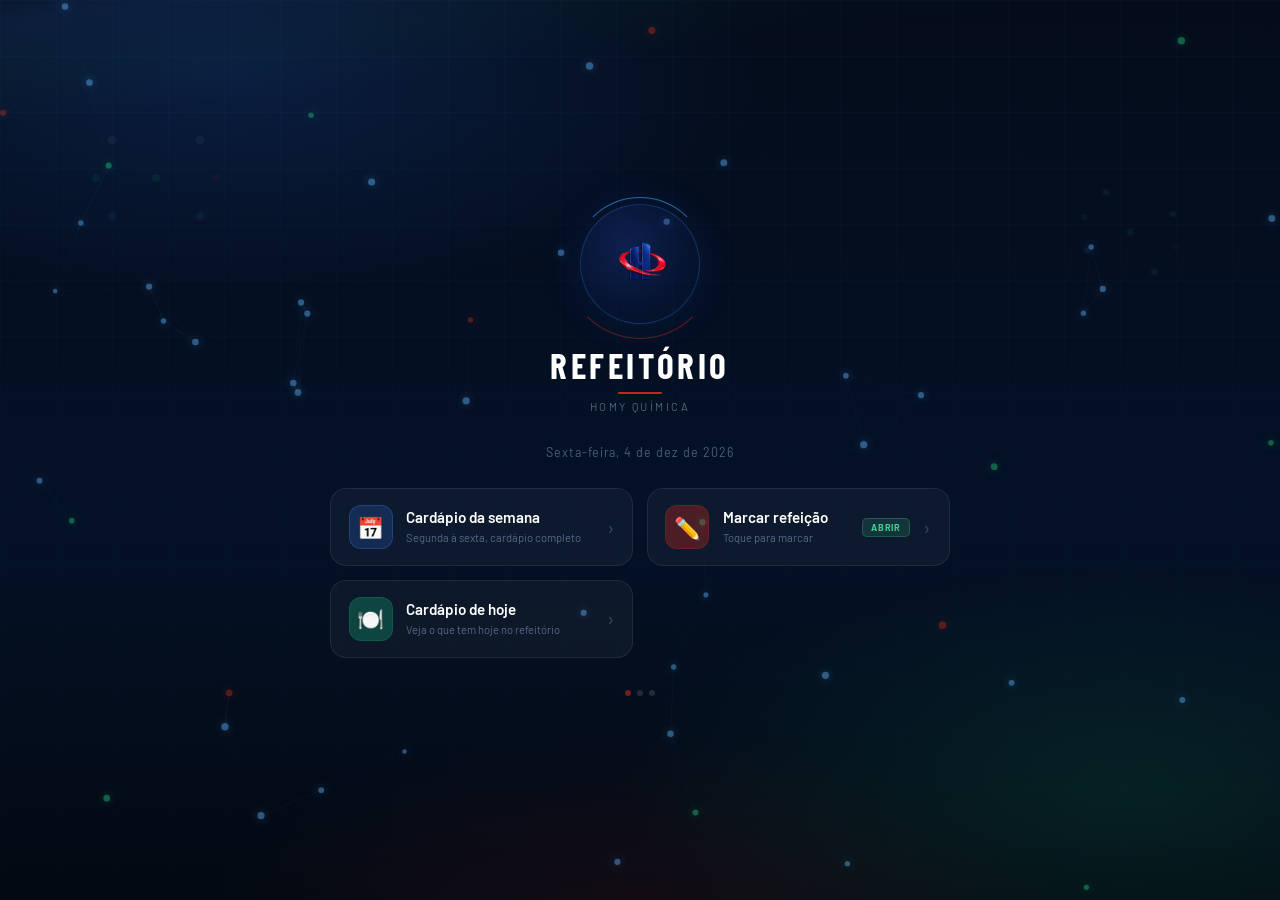
<file: index.html>
<!DOCTYPE html>
<html lang="pt-BR">
<head>
<meta charset="UTF-8">
<meta name="viewport" content="width=device-width, initial-scale=1.0, user-scalable=no">
<meta name="mobile-web-app-capable" content="yes">
<meta name="apple-mobile-web-app-capable" content="yes">
<meta name="theme-color" content="#040c1a">
<link rel="icon" type="image/png" href="favicon.png">
<link rel="shortcut icon" href="favicon.ico">
<link rel="apple-touch-icon" href="favicon.png">
<title>Refeitório · Homy Química</title>
<link href="https://fonts.googleapis.com/css2?family=Barlow:wght@300;400;500;600;700&family=Barlow+Condensed:wght@500;600;700&display=swap" rel="stylesheet">
<style>
*{margin:0;padding:0;box-sizing:border-box}
html,body{width:100%;min-height:100%;font-family:"Barlow",sans-serif;background:#040c1a;color:#e8f0ff;overflow-x:hidden}

body::before{
  content:"";position:fixed;inset:0;z-index:0;pointer-events:none;
  background:
    radial-gradient(ellipse 70% 42% at 18% 8%,rgba(35,98,210,.20),transparent 60%),
    radial-gradient(ellipse 62% 40% at 88% 88%,rgba(24,190,125,.12),transparent 64%),
    radial-gradient(ellipse 50% 34% at 50% 105%,rgba(192,40,28,.10),transparent 70%),
    linear-gradient(180deg,#040c1a 0%,#041126 58%,#030912 100%);
}
body::after{
  content:"";position:fixed;inset:0;z-index:0;pointer-events:none;
  background-image:
    linear-gradient(rgba(72,138,255,.045) 1px,transparent 1px),
    linear-gradient(90deg,rgba(72,138,255,.045) 1px,transparent 1px);
  background-size:56px 56px;
  mask-image:linear-gradient(to bottom,rgba(0,0,0,.85),rgba(0,0,0,.25));
  -webkit-mask-image:linear-gradient(to bottom,rgba(0,0,0,.85),rgba(0,0,0,.25));
}

/* BG animado */
.tech-bg{position:fixed;inset:0;z-index:0;pointer-events:none;overflow:hidden}
#techCanvas{position:absolute;inset:0;width:100%;height:100%;opacity:.7}
.scan-line{position:absolute;left:-20%;right:-20%;top:-12%;height:160px;background:linear-gradient(180deg,transparent,rgba(80,170,255,.055),rgba(34,200,121,.03),transparent);transform:rotate(-7deg);animation:scanMove 11s ease-in-out infinite;}
@keyframes scanMove{0%{top:-20%;opacity:0}16%{opacity:1}70%{opacity:.75}100%{top:108%;opacity:0}}
.chem-symbol{position:absolute;width:150px;height:132px;opacity:.10;filter:drop-shadow(0 0 22px rgba(80,170,255,.2));animation:chemFloat 12s ease-in-out infinite alternate;}
.chem-symbol.s1{left:6%;top:12%;animation-duration:15s}
.chem-symbol.s2{right:6%;top:18%;animation-duration:18s;transform:scale(.8) rotate(18deg)}
.chem-symbol::before{content:"";position:absolute;inset:18px;border:1px solid rgba(122,190,255,.45);clip-path:polygon(25% 6%,75% 6%,100% 50%,75% 94%,25% 94%,0 50%);}
.chem-symbol::after{content:"";position:absolute;left:50%;top:50%;width:8px;height:8px;border-radius:50%;background:rgba(34,200,121,.7);box-shadow:-44px -38px 0 rgba(97,184,255,.7),44px -38px 0 rgba(97,184,255,.65),60px 0 0 rgba(192,40,28,.62),44px 38px 0 rgba(97,184,255,.68),-44px 38px 0 rgba(97,184,255,.68),-60px 0 0 rgba(34,200,121,.6);}
@keyframes chemFloat{0%{translate:0 0;opacity:.07}50%{translate:12px -16px;opacity:.14}100%{translate:-8px 10px;opacity:.09}}

/* LAYOUT */
.app{position:relative;z-index:1;min-height:100vh;display:flex;flex-direction:column;align-items:center;justify-content:center;padding:1.5rem}

/* LOGO */
.logo-wrap{display:flex;flex-direction:column;align-items:center;margin-bottom:2rem}
.logo-ring{
  width:120px;height:120px;border-radius:50%;
  background:radial-gradient(circle at 40% 35%,rgba(40,80,200,.28) 0%,rgba(20,50,140,.18) 55%,transparent 100%);
  border:1.5px solid rgba(60,140,255,.25);
  display:flex;align-items:center;justify-content:center;
  position:relative;
  box-shadow:0 0 40px rgba(40,100,255,.12);
  animation:logoFloat 3.6s ease-in-out infinite;
}
.logo-ring::before{content:"";position:absolute;inset:-8px;border-radius:50%;border:1.5px solid transparent;border-top-color:rgba(60,160,255,.6);animation:spin 4s linear infinite}
.logo-ring::after{content:"";position:absolute;inset:-16px;border-radius:50%;border:1px solid transparent;border-bottom-color:rgba(192,40,28,.5);animation:spin 7s linear infinite reverse}
.logo-ring img{width:90px;height:90px;object-fit:contain;image-rendering:auto}
@keyframes logoFloat{0%,100%{transform:translateY(0)}50%{transform:translateY(-12px)}}
@keyframes spin{to{transform:rotate(360deg)}}

.logo-title{font-family:"Barlow Condensed",sans-serif;font-size:2.2rem;font-weight:700;letter-spacing:.1em;text-transform:uppercase;color:#fff;margin-top:1.2rem;text-align:center}
.logo-line{width:44px;height:2px;background:#c0281c;border-radius:1px;margin:.4rem auto}
.logo-sub{font-size:.7rem;letter-spacing:.22em;text-transform:uppercase;color:rgba(143,170,210,.55);text-align:center}

/* DATA */
.data-hoje{font-size:.78rem;color:rgba(143,170,210,.5);letter-spacing:.08em;text-align:center;margin-bottom:1.8rem}

/* CARDS */
.menu-grid{display:grid;grid-template-columns:repeat(2,1fr);gap:.85rem;width:100%;max-width:520px}
@media(max-width:380px){.menu-grid{grid-template-columns:1fr}}
@media(min-width:700px){.menu-grid{grid-template-columns:repeat(2,1fr);max-width:620px}}

.menu-card{
  display:flex;align-items:center;gap:.85rem;
  padding:1rem 1.1rem;
  border-radius:16px;
  border:1px solid rgba(255,255,255,.08);
  background:rgba(255,255,255,.04);
  text-decoration:none;color:#e8f0ff;
  transition:all .18s;
  cursor:pointer;
  position:relative;overflow:hidden;
}
.menu-card:hover{background:rgba(26,58,110,.3);border-color:rgba(60,140,255,.3);transform:translateY(-2px);box-shadow:0 8px 24px rgba(0,0,0,.3)}
.menu-card:active{transform:scale(.98)}
.menu-card.disabled{opacity:.5;pointer-events:none}
.menu-card.locked{border-color:rgba(192,40,28,.3);background:rgba(192,40,28,.06)}

.card-icon{width:44px;height:44px;border-radius:12px;display:flex;align-items:center;justify-content:center;font-size:1.35rem;flex-shrink:0}
.icon-blue{background:rgba(26,58,110,.6);border:1px solid rgba(60,140,255,.25)}
.icon-green{background:rgba(16,100,80,.6);border:1px solid rgba(16,150,100,.25)}
.icon-red{background:rgba(192,40,28,.35);border:1px solid rgba(192,40,28,.25)}
.icon-purple{background:rgba(80,20,140,.5);border:1px solid rgba(140,80,220,.25)}
.icon-gold{background:rgba(140,90,0,.5);border:1px solid rgba(200,150,0,.25)}

.card-info{flex:1;min-width:0}
.card-title{font-weight:600;font-size:.95rem;color:#fff;line-height:1.3}
.card-desc{font-size:.7rem;color:rgba(143,170,210,.55);margin-top:2px;line-height:1.4}

.card-badge{font-size:.58rem;font-weight:700;letter-spacing:.08em;text-transform:uppercase;padding:3px 8px;border-radius:5px;flex-shrink:0}
.badge-open{background:rgba(64,208,144,.15);color:#40d090;border:1px solid rgba(64,208,144,.25)}
.badge-closed{background:rgba(192,40,28,.15);color:rgba(255,120,100,.85);border:1px solid rgba(192,40,28,.25)}
.badge-loading{background:rgba(255,255,255,.06);color:rgba(143,170,210,.55);border:1px solid rgba(255,255,255,.08)}

.card-arrow{font-size:1.2rem;color:rgba(143,170,210,.35);flex-shrink:0}

/* FOOTER */
.app-footer{margin-top:2rem;display:flex;flex-direction:column;align-items:center;gap:.5rem}
.footer-dots{display:flex;gap:.4rem}
.dot{width:6px;height:6px;border-radius:50%;background:rgba(255,255,255,.12);transition:background .3s}
.dot.active{background:rgba(192,40,28,.6)}
</style>
</head>
<body>

<div class="tech-bg" aria-hidden="true">
  <canvas id="techCanvas"></canvas>
  <div class="scan-line"></div>
  <div class="chem-symbol s1"></div>
  <div class="chem-symbol s2"></div>
</div>

<div class="app">

  <div class="logo-wrap">
    <div class="logo-ring">
      <img src="favicon.png" alt="Homy Química">
    </div>
    <div class="logo-title">Refeitório</div>
    <div class="logo-line"></div>
    <div class="logo-sub">Homy Química</div>
  </div>

  <div class="data-hoje" id="dataHoje"></div>

  <nav class="menu-grid">

    <a class="menu-card" href="cardapio-semana.html">
      <div class="card-icon icon-blue">📅</div>
      <div class="card-info">
        <div class="card-title">Cardápio da semana</div>
        <div class="card-desc">Segunda à sexta, cardápio completo</div>
      </div>
      <span class="card-arrow">›</span>
    </a>

    <a class="menu-card" id="btn-marcar" href="marcar-refeicao.html">
      <div class="card-icon icon-red">✏️</div>
      <div class="card-info">
        <div class="card-title">Marcar refeição</div>
        <div class="card-desc" id="desc-marcar">Verificando disponibilidade...</div>
      </div>
      <span class="card-badge badge-loading" id="badge-marcar">...</span>
      <span class="card-arrow">›</span>
    </a>

    <a class="menu-card" href="cardapio-dia.html">
      <div class="card-icon icon-green">🍽️</div>
      <div class="card-info">
        <div class="card-title">Cardápio de hoje</div>
        <div class="card-desc">Veja o que tem hoje no refeitório</div>
      </div>
      <span class="card-arrow">›</span>
    </a>

  </nav>

  <div class="app-footer">
    <div class="footer-dots">
      <div class="dot active"></div>
      <div class="dot"></div>
      <div class="dot"></div>
    </div>
  </div>

</div>

<script>
// ── Data no topo ─────────────────────────────────────────────────────────────
(function(){
  const d    = new Date();
  const dias  = ["Domingo","Segunda-feira","Terça-feira","Quarta-feira","Quinta-feira","Sexta-feira","Sábado"];
  const meses = ["jan","fev","mar","abr","mai","jun","jul","ago","set","out","nov","dez"];
  const el    = document.getElementById("dataHoje");
  if (el) el.textContent = dias[d.getDay()] + ", " + d.getDate() + " de " + meses[d.getMonth()] + " de " + d.getFullYear();
})();
</script>

<script>
// ── Status da marcação (sem login — leitura pública via SP anônimo não existe)
// Usa sharepoint.js apenas para verificar config — sem popup
(function(){
  function loadScript(src, cb){
    var s = document.createElement("script");
    s.src = src; s.onload = cb; s.onerror = cb;
    document.head.appendChild(s);
  }

  function atualizarBotaoMarcar(liberado, prazoISO){
    var btn    = document.getElementById("btn-marcar");
    var badge  = document.getElementById("badge-marcar");
    var desc   = document.getElementById("desc-marcar");
    if (!btn || !badge) return;

    // Verifica prazo
    var prazoVencido = false;
    if (prazoISO) {
      var dt = new Date(prazoISO);
      if (!isNaN(dt) && new Date() > dt) prazoVencido = true;
    }

    var aberto = liberado && !prazoVencido;

    if (aberto) {
      badge.textContent = "ABERTO";
      badge.className   = "card-badge badge-open";
      btn.classList.remove("locked","disabled");
      if (desc) {
        if (prazoISO) {
          var dt2  = new Date(prazoISO);
          var dias = ["dom","seg","ter","qua","qui","sex","sáb"];
          var hora = String(dt2.getHours()).padStart(2,"0") + "h" + (dt2.getMinutes()>0?String(dt2.getMinutes()).padStart(2,"0"):"");
          desc.textContent = "Prazo: " + dias[dt2.getDay()] + " às " + hora;
        } else {
          desc.textContent = "Marcação liberada";
        }
      }
    } else {
      badge.textContent = prazoVencido ? "ENCERRADO" : "FECHADO";
      badge.className   = "card-badge badge-closed";
      btn.classList.add("locked","disabled");
      if (desc) desc.textContent = prazoVencido ? "Prazo encerrado" : "Marcação bloqueada";
    }
  }

  // Tenta carregar sharepoint.js para verificar status de marcação
  loadScript("https://alcdn.msauth.net/browser/2.38.3/js/msal-browser.min.js", function(){
    loadScript("sharepoint.js", async function(){
      try {
        if (!window.SP) return;
        // Só init silencioso — sem popup
        var logado = await SP.init();
        if (!logado) {
          // Sem sessão: mantém badge neutro mas não bloqueia
          var badge = document.getElementById("badge-marcar");
          var desc  = document.getElementById("desc-marcar");
          if (badge) { badge.textContent = "ABRIR"; badge.className = "card-badge badge-open"; }
          if (desc)  desc.textContent = "Toque para marcar";
          return;
        }
        var [liberado, prazo] = await Promise.all([
          SP.isCardapioLiberado().catch(function(){ return true; }),
          SP.getPrazoMarcacao().catch(function(){ return null; })
        ]);
        atualizarBotaoMarcar(liberado, prazo);
      } catch(e) {
        // Em caso de erro: mostra como aberto para não bloquear
        var badge = document.getElementById("badge-marcar");
        if (badge) { badge.textContent = "ABRIR"; badge.className = "card-badge badge-open"; }
        var desc = document.getElementById("desc-marcar");
        if (desc) desc.textContent = "Toque para marcar";
      }
    });
  });
})();
</script>

<script>
// ── Fundo animado ─────────────────────────────────────────────────────────────
(function(){
  var canvas = document.getElementById("techCanvas");
  if (!canvas) return;
  var ctx = canvas.getContext("2d");
  var w=0, h=0, dpr=1, particles=[];

  function resize(){
    dpr = Math.min(window.devicePixelRatio||1,2);
    w = window.innerWidth; h = window.innerHeight;
    canvas.width  = Math.floor(w*dpr); canvas.height = Math.floor(h*dpr);
    canvas.style.width = w+"px"; canvas.style.height = h+"px";
    ctx.setTransform(dpr,0,0,dpr,0,0);
    var n = Math.max(36, Math.min(64, Math.floor(w/24)));
    particles = Array.from({length:n}, function(_,i){
      var tipo = i%11===0?"red":i%5===0?"green":"blue";
      return {x:Math.random()*w, y:Math.random()*h, vx:(Math.random()-.5)*.3, vy:(Math.random()-.5)*.25, r:2+Math.random()*1.2, tipo:tipo, fase:Math.random()*Math.PI*2};
    });
  }

  function cor(p,a){
    if(p.tipo==="red")   return "rgba(192,40,28,"+a+")";
    if(p.tipo==="green") return "rgba(34,200,121,"+a+")";
    return "rgba(97,184,255,"+a+")";
  }

  function loop(t){
    ctx.clearRect(0,0,w,h);
    particles.forEach(function(p){
      p.x += p.vx + Math.sin(t/1800+p.fase)*.05;
      p.y += p.vy + Math.cos(t/2200+p.fase)*.04;
      if(p.x<-20)p.x=w+20; if(p.x>w+20)p.x=-20;
      if(p.y<-20)p.y=h+20; if(p.y>h+20)p.y=-20;
    });
    for(var i=0;i<particles.length;i++){
      for(var j=i+1;j<particles.length;j++){
        var a=particles[i],b=particles[j];
        var dx=a.x-b.x,dy=a.y-b.y,dist=Math.sqrt(dx*dx+dy*dy);
        if(dist<130){ctx.beginPath();ctx.moveTo(a.x,a.y);ctx.lineTo(b.x,b.y);ctx.strokeStyle="rgba(97,184,255,"+((1-dist/130)*.18)+")";ctx.lineWidth=.7;ctx.stroke();}
      }
    }
    particles.forEach(function(p){
      var pulse=.6+Math.sin(t/650+p.fase)*.3;
      ctx.beginPath();ctx.arc(p.x,p.y,p.r+pulse*.7,0,Math.PI*2);
      ctx.fillStyle=cor(p,.6);ctx.shadowColor=cor(p,.7);ctx.shadowBlur=10;ctx.fill();ctx.shadowBlur=0;
    });
    requestAnimationFrame(loop);
  }

  window.addEventListener("resize",resize);
  resize();
  requestAnimationFrame(loop);
})();
</script>

</body>
</html>
</file>
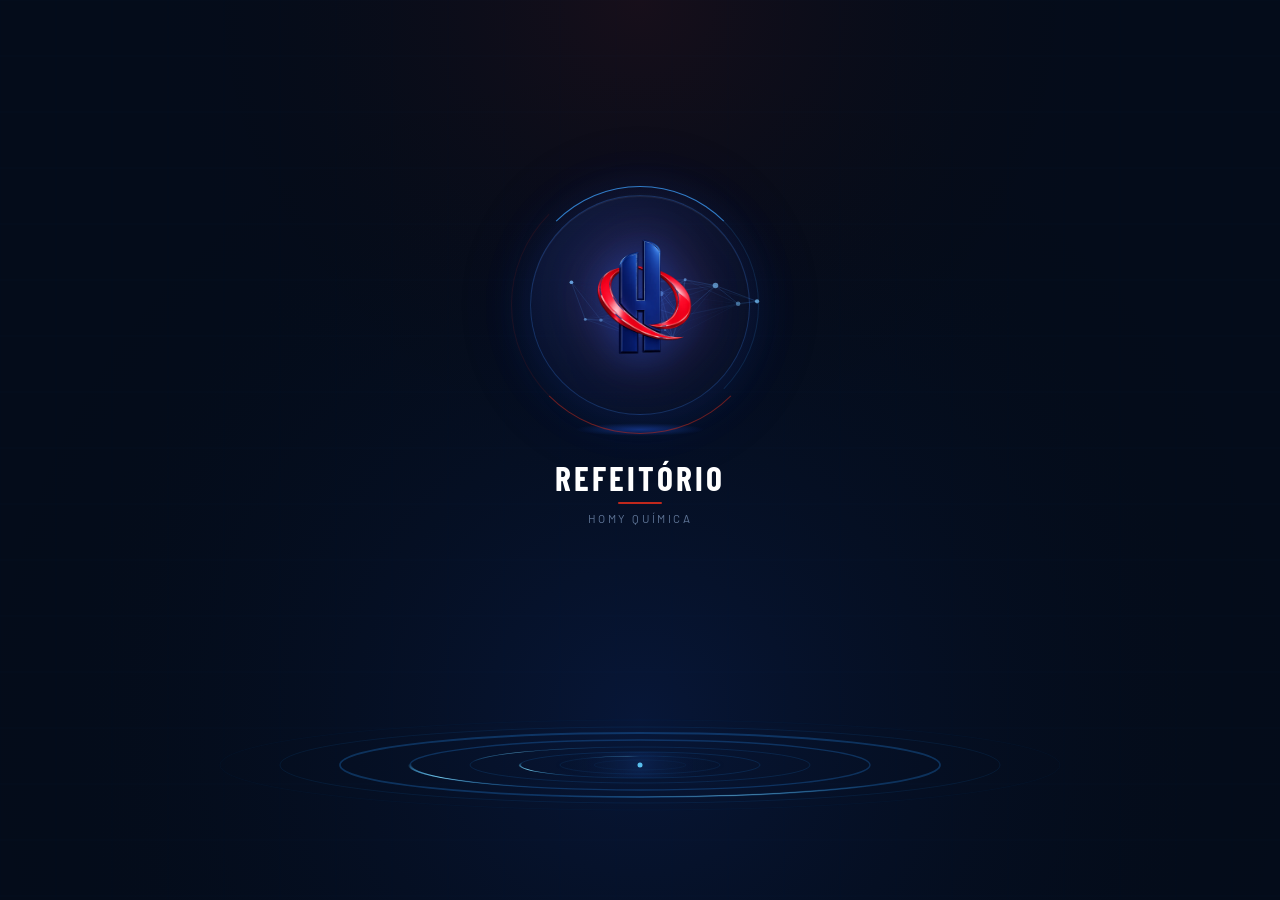
<file: Index.html>
<!DOCTYPE html>
<html lang="pt-BR">
<head>
<meta charset="UTF-8">
<meta name="viewport" content="width=device-width, initial-scale=1.0, user-scalable=no">
<meta name="mobile-web-app-capable" content="yes">
<meta name="apple-mobile-web-app-capable" content="yes">
<meta name="theme-color" content="#040c1a">
<title>Refeitório · Homy Química</title>
<link href="https://fonts.googleapis.com/css2?family=Barlow:wght@300;400;500;600&family=Barlow+Condensed:wght@600;700&display=swap" rel="stylesheet">
<style>
*{margin:0;padding:0;box-sizing:border-box}
html,body{width:100%;height:100%;background:#040c1a;overflow:hidden;font-family:"Barlow",sans-serif;color:#e8f0ff}

#splash{position:fixed;inset:0;z-index:100;display:flex;flex-direction:column;align-items:center;justify-content:center;background:#040c1a;transition:opacity 1s ease}
#splash.hide{opacity:0;pointer-events:none}

#bg-canvas,#ring-canvas,#particle-canvas{position:absolute;inset:0;width:100%;height:100%}
#bg-canvas{z-index:0}
#ring-canvas{z-index:1}
#particle-canvas{z-index:2;pointer-events:none}

/* tudo fica centralizado verticalmente com espaço para os anéis na base */
.splash-center{
  position:relative;z-index:3;
  display:flex;flex-direction:column;align-items:center;
  gap:0;
  /* sobe um pouco para dar espaço para os anéis no fundo */
  margin-bottom:20vh;
}

/* CÍRCULO COM LOGO */
.logo-circle{
  width:220px;height:220px;border-radius:50%;
  background:radial-gradient(circle at 40% 35%,rgba(40,80,200,0.3) 0%,rgba(20,50,140,0.18) 55%,transparent 100%);
  border:1.5px solid rgba(60,140,255,0.25);
  display:flex;align-items:center;justify-content:center;
  position:relative;
  box-shadow:0 0 50px rgba(40,100,255,0.16),0 0 100px rgba(20,60,200,0.07),inset 0 1px 0 rgba(255,255,255,0.06);
  /* começa invisível, aparece */
  opacity:0;
  animation:circle-in 1.2s cubic-bezier(.22,1,.36,1) 2.3s forwards;
}
/* IMPORTANTE: depois de aparecer, fica visível e começa a flutuar */
.logo-circle.visible{
  opacity:1;
  animation:logo-float 3.8s ease-in-out infinite !important;
}
@keyframes circle-in{
  0%  {opacity:0;transform:scale(0.5) translateY(20px)}
  65% {opacity:1;transform:scale(1.06) translateY(-6px)}
  100%{opacity:1;transform:scale(1) translateY(0)}
}
@keyframes logo-float{
  0%,100%{transform:translateY(0)}
  50%    {transform:translateY(-22px)}
}

.logo-circle::before{
  content:"";position:absolute;inset:-10px;border-radius:50%;
  border:1.5px solid transparent;
  border-top-color:rgba(60,160,255,0.75);
  border-right-color:rgba(60,160,255,0.15);
  animation:spin 4s linear infinite;
}
.logo-circle::after{
  content:"";position:absolute;inset:-20px;border-radius:50%;
  border:1px solid transparent;
  border-bottom-color:rgba(192,40,28,0.55);
  border-left-color:rgba(192,40,28,0.12);
  animation:spin 7s linear infinite reverse;
}
@keyframes spin{to{transform:rotate(360deg)}}

.logo-circle img{
  width:168px;height:168px;object-fit:contain;
  filter:drop-shadow(0 4px 22px rgba(26,80,220,0.6)) drop-shadow(0 0 40px rgba(192,40,28,0.3));
}

/* SOMBRA — flutua junto com o círculo */
.logo-shadow-el{
  width:130px;height:13px;border-radius:50%;
  background:radial-gradient(ellipse,rgba(40,100,255,0.38) 0%,transparent 70%);
  margin-top:8px;
  opacity:0;
  /* aparece junto com a logo */
  animation:shadow-in 0.6s ease-out 3.1s forwards;
}
.logo-shadow-el.visible{
  opacity:1;
  animation:shadow-float 3.8s ease-in-out infinite !important;
}
@keyframes shadow-in{to{opacity:1}}
@keyframes shadow-float{
  0%,100%{transform:scaleX(1);opacity:0.46}
  50%    {transform:scaleX(0.55);opacity:0.16}
}

/* TÍTULO — aparece logo abaixo e FICA até o fim */
.splash-title-block{
  display:flex;flex-direction:column;align-items:center;
  margin-top:1.6rem;
  opacity:0;
  animation:fade-up 0.9s ease-out 3.5s forwards;
}
/* IMPORTANTE: depois de aparecer, fica visível para sempre */
.splash-title-block.visible{opacity:1 !important;animation:none !important}

@keyframes fade-up{
  from{opacity:0;transform:translateY(10px)}
  to  {opacity:1;transform:translateY(0)}
}
.splash-title{
  font-family:"Barlow Condensed",sans-serif;
  font-size:2.1rem;font-weight:700;letter-spacing:0.09em;
  text-transform:uppercase;color:#fff;line-height:1;
}
.splash-line{width:44px;height:2px;background:#c0281c;border-radius:1px;margin:0.45rem auto}
.splash-sub{
  font-size:0.72rem;font-weight:400;letter-spacing:0.22em;
  text-transform:uppercase;color:rgba(143,170,210,0.65);
}

/* ===== MAIN APP ===== */
#app{position:fixed;inset:0;z-index:10;display:flex;flex-direction:column;align-items:center;justify-content:space-between;opacity:0;pointer-events:none;transition:opacity 0.9s ease 0.2s}
#app.show{opacity:1;pointer-events:all}
#app-bg-canvas{position:fixed;inset:0;z-index:0;width:100%;height:100%}

.app-header{width:100%;display:flex;flex-direction:column;align-items:center;padding:2rem 1.5rem 0.8rem;position:relative;z-index:1}
.app-logo-mini{width:60px;height:60px;border-radius:50%;background:rgba(255,255,255,0.04);border:1px solid rgba(255,255,255,0.1);display:flex;align-items:center;justify-content:center;margin-bottom:0.75rem;box-shadow:0 4px 20px rgba(0,0,0,0.4)}
.app-logo-mini img{width:44px;height:44px;object-fit:contain}
.app-title{font-family:"Barlow Condensed",sans-serif;font-size:1.65rem;font-weight:700;letter-spacing:0.07em;text-transform:uppercase;color:#fff;line-height:1}
.app-subtitle{font-size:0.7rem;font-weight:400;color:rgba(143,170,210,0.65);letter-spacing:0.2em;text-transform:uppercase;margin-top:0.2rem}
.app-divider{width:38px;height:2px;background:#c0281c;border-radius:1px;margin:0.75rem auto 0}

.menu-grid{width:100%;max-width:440px;padding:0 1.2rem;display:flex;flex-direction:column;gap:0.72rem;position:relative;z-index:1}
.menu-card{display:flex;align-items:center;gap:1rem;padding:0.95rem 1.1rem;background:rgba(255,255,255,0.05);border:1px solid rgba(255,255,255,0.09);border-radius:16px;cursor:pointer;text-decoration:none;color:inherit;transition:background .18s,border-color .18s,transform .12s;backdrop-filter:blur(12px);-webkit-backdrop-filter:blur(12px);box-shadow:0 4px 14px rgba(0,0,0,0.25),inset 0 1px 0 rgba(255,255,255,0.05);position:relative;overflow:hidden}
.menu-card::before{content:"";position:absolute;top:0;left:0;right:0;height:1px;background:linear-gradient(90deg,transparent,rgba(255,255,255,0.1),transparent)}
.menu-card:hover{background:rgba(255,255,255,0.08);border-color:rgba(255,255,255,0.16);transform:translateY(-2px) scale(1.01)}
.menu-card:active{transform:scale(0.98)}
.menu-card.disabled{opacity:0.35;pointer-events:none;filter:grayscale(0.6) brightness(0.65)}
.card-icon{width:44px;height:44px;border-radius:12px;display:flex;align-items:center;justify-content:center;flex-shrink:0;font-size:1.3rem}
.icon-blue{background:rgba(26,58,110,0.55);border:1px solid rgba(26,100,200,0.3)}
.icon-red{background:rgba(192,40,28,0.28);border:1px solid rgba(192,40,28,0.28)}
.icon-teal{background:rgba(16,110,90,0.35);border:1px solid rgba(16,160,120,0.3)}
.card-info{flex:1;min-width:0}
.card-title{font-size:0.93rem;font-weight:600;color:#fff;margin-bottom:0.14rem;white-space:nowrap;overflow:hidden;text-overflow:ellipsis}
.card-desc{font-size:0.74rem;font-weight:400;color:rgba(143,170,210,0.65);white-space:nowrap;overflow:hidden;text-overflow:ellipsis}
.card-badge{font-size:0.61rem;font-weight:600;letter-spacing:0.08em;text-transform:uppercase;padding:3px 7px;border-radius:5px;flex-shrink:0}
.badge-locked{background:rgba(192,40,28,0.14);color:#c07060;border:1px solid rgba(192,40,28,0.22)}
.badge-live{background:rgba(16,160,100,0.18);color:#40d090;border:1px solid rgba(16,160,100,0.28)}
.card-arrow{color:rgba(255,255,255,0.2);font-size:1rem;flex-shrink:0;margin-left:2px}

.app-footer{width:100%;display:flex;flex-direction:column;align-items:center;padding:0.8rem 1.5rem 1.8rem;position:relative;z-index:1;gap:0.4rem}
.footer-day{font-size:0.67rem;color:rgba(143,170,210,0.48);letter-spacing:0.12em;text-transform:uppercase}
.footer-dots{display:flex;gap:5px;align-items:center}
.dot{width:5px;height:5px;border-radius:50%;background:rgba(255,255,255,0.1)}
.dot.active{background:#c0281c;width:16px;border-radius:3px}
</style>
</head>
<body>

<div id="splash">
  <canvas id="bg-canvas"></canvas>
  <canvas id="ring-canvas"></canvas>
  <canvas id="particle-canvas"></canvas>
  <div class="splash-center">
    <div class="logo-circle" id="logoCircle">
      <img src="[data-uri]" alt="Homy">
    </div>
    <div class="logo-shadow-el" id="logoShadow"></div>
    <div class="splash-title-block" id="titleBlock">
      <div class="splash-title">Refeitório</div>
      <div class="splash-line"></div>
      <div class="splash-sub">Homy Química</div>
    </div>
  </div>
</div>

<div id="app">
  <canvas id="app-bg-canvas"></canvas>
  <div class="app-header">
    <div class="app-logo-mini">
      <img src="[data-uri]" alt="Homy">
    </div>
    <div class="app-title">Refeitório</div>
    <div class="app-subtitle">Homy Química</div>
    <div class="app-divider"></div>
  </div>
  <nav class="menu-grid">
    <a class="menu-card" href="pages/cardapio-dia.html">
      <div class="card-icon icon-blue">🍽️</div>
      <div class="card-info">
        <div class="card-title">Cardápio do dia</div>
        <div class="card-desc">Veja o que tem hoje no almoço</div>
      </div>
      <span class="card-badge badge-live">Hoje</span>
      <span class="card-arrow">›</span>
    </a>
    <a class="menu-card" href="pages/cardapio-semana.html">
      <div class="card-icon icon-teal">📅</div>
      <div class="card-info">
        <div class="card-title">Cardápio da semana</div>
        <div class="card-desc">Segunda à sexta, cardápio completo</div>
      </div>
      <span class="card-arrow">›</span>
    </a>
    <a class="menu-card disabled" href="pages/marcar-refeicao.html" id="btn-marcar">
      <div class="card-icon icon-red">✏️</div>
      <div class="card-info">
        <div class="card-title">Marcar refeição</div>
        <div class="card-desc">Pedidos liberados pela Luana</div>
      </div>
      <span class="card-badge badge-locked" id="badge-marcar">Indisponível</span>
      <span class="card-arrow">›</span>
    </a>
  </nav>
  <div class="app-footer">
    <div class="footer-day" id="footer-date"></div>
    <div class="footer-dots">
      <div class="dot active"></div><div class="dot"></div><div class="dot"></div>
    </div>
  </div>
</div>

<script>
(function(){
  const d=new Date();
  const dias=["Domingo","Segunda-feira","Terça-feira","Quarta-feira","Quinta-feira","Sexta-feira","Sábado"];
  const meses=["jan","fev","mar","abr","mai","jun","jul","ago","set","out","nov","dez"];
  document.getElementById("footer-date").textContent=dias[d.getDay()]+", "+d.getDate()+" de "+meses[d.getMonth()];
})();

const bgC=document.getElementById("bg-canvas"),bgX=bgC.getContext("2d");
const rC=document.getElementById("ring-canvas"),rX=rC.getContext("2d");
const pC=document.getElementById("particle-canvas"),pX=pC.getContext("2d");

function resize(){
  bgC.width=rC.width=pC.width=window.innerWidth;
  bgC.height=rC.height=pC.height=window.innerHeight;
  drawBg();
}
function drawBg(){
  const W=bgC.width,H=bgC.height;
  bgX.fillStyle="#040c1a";bgX.fillRect(0,0,W,H);
  bgX.strokeStyle="rgba(30,80,200,0.052)";bgX.lineWidth=0.5;
  for(let x=0;x<W;x+=56){bgX.beginPath();bgX.moveTo(x,0);bgX.lineTo(x,H);bgX.stroke();}
  for(let y=0;y<H;y+=56){bgX.beginPath();bgX.moveTo(0,y);bgX.lineTo(W,y);bgX.stroke();}
  const g=bgX.createRadialGradient(W/2,H*0.8,0,W/2,H*0.8,W*0.55);
  g.addColorStop(0,"rgba(20,60,160,0.22)");g.addColorStop(1,"transparent");
  bgX.fillStyle=g;bgX.fillRect(0,0,W,H);
  const gr=bgX.createRadialGradient(W/2,0,0,W/2,0,W*0.4);
  gr.addColorStop(0,"rgba(192,40,28,0.1)");gr.addColorStop(1,"transparent");
  bgX.fillStyle=gr;bgX.fillRect(0,0,W,H);
}
resize();window.addEventListener("resize",resize);

const RINGS=[
  {rx:300,ry:32,a:0.32,lw:1.8,spd:0.008,ph:0},
  {rx:230,ry:25,a:0.26,lw:1.3,spd:0.012,ph:1.0},
  {rx:170,ry:18,a:0.23,lw:1.0,spd:0.016,ph:2.0},
  {rx:120,ry:13,a:0.2, lw:0.8,spd:0.021,ph:0.4},
  {rx:80, ry:9, a:0.18,lw:0.6,spd:0.027,ph:1.7},
  {rx:46, ry:5, a:0.16,lw:0.45,spd:0.034,ph:2.9},
  {rx:360,ry:38,a:0.14,lw:0.7,spd:0.005,ph:0.6},
  {rx:420,ry:45,a:0.08,lw:0.45,spd:0.003,ph:1.3},
];
function drawRings(t){
  rX.clearRect(0,0,rC.width,rC.height);
  const cx=rC.width/2,cy=rC.height*0.85;
  RINGS.forEach((rd,i)=>{
    const pulse=0.5+0.5*Math.abs(Math.sin(t*rd.spd*55+rd.ph));
    rX.beginPath();rX.ellipse(cx,cy,rd.rx,rd.ry,0,0,Math.PI*2);
    rX.strokeStyle="rgba(40,150,255,"+(rd.a*pulse)+")";
    rX.lineWidth=rd.lw;rX.stroke();
    if(i<5){
      const as=t*rd.spd*55+rd.ph,al=Math.PI*0.38;
      rX.save();rX.translate(cx,cy);rX.scale(1,rd.ry/rd.rx);
      rX.beginPath();rX.arc(0,0,rd.rx,as,as+al);
      const g=rX.createLinearGradient(Math.cos(as)*rd.rx,Math.sin(as)*rd.rx,Math.cos(as+al)*rd.rx,Math.sin(as+al)*rd.rx);
      g.addColorStop(0,"rgba(80,200,255,0)");
      g.addColorStop(0.5,"rgba(140,230,255,"+(pulse*0.95)+")");
      g.addColorStop(1,"rgba(80,200,255,0)");
      rX.strokeStyle=g;rX.lineWidth=rd.lw*2.8;rX.stroke();rX.restore();
    }
  });
  const cg=rX.createRadialGradient(cx,cy,0,cx,cy,85);
  cg.addColorStop(0,"rgba(40,120,255,0.13)");cg.addColorStop(1,"transparent");
  rX.fillStyle=cg;rX.beginPath();rX.ellipse(cx,cy,85,13,0,0,Math.PI*2);rX.fill();
  rX.beginPath();rX.arc(cx,cy,2.5,0,Math.PI*2);rX.fillStyle="rgba(100,210,255,0.9)";rX.fill();
}

const nodes=[];
for(let i=0;i<30;i++){
  const a=Math.random()*Math.PI*2,r=15+Math.random()*115;
  nodes.push({x:Math.cos(a)*r,y:Math.sin(a)*r*0.55,vx:(Math.random()-.5)*.38,vy:(Math.random()-.5)*.28,r:1+Math.random()*1.8,alpha:0,target:0.5+Math.random()*0.5});
}

let t0=null,pDone=false,logoActivated=false,splashOut=false;
const SPLASH_DUR=9000; // 9s total

function frame(ts){
  if(!t0)t0=ts;
  const el=ts-t0;
  const prog=Math.min(el/2500,1);
  const fade=el>2000?Math.max(0,1-(el-2000)/500):1;

  drawRings(ts/1000);
  pX.clearRect(0,0,pC.width,pC.height);

  // fase partículas
  if(!pDone){
    const cx=pC.width/2,cy=pC.height*0.33;
    nodes.forEach((n,i)=>{
      n.alpha=Math.min(n.target,Math.max(0,prog*30-i))*fade;
      n.x+=n.vx;n.y+=n.vy;
    });
    pX.lineWidth=0.7;
    for(let i=0;i<nodes.length;i++)for(let j=i+1;j<nodes.length;j++){
      const dx=nodes[i].x-nodes[j].x,dy=nodes[i].y-nodes[j].y,d=Math.sqrt(dx*dx+dy*dy);
      if(d<92){
        const a=(1-d/92)*Math.min(nodes[i].alpha,nodes[j].alpha)*0.65;
        pX.strokeStyle="rgba(80,170,255,"+a+")";
        pX.beginPath();pX.moveTo(cx+nodes[i].x,cy+nodes[i].y);pX.lineTo(cx+nodes[j].x,cy+nodes[j].y);pX.stroke();
      }
    }
    nodes.forEach(n=>{
      if(n.alpha<=0)return;
      pX.beginPath();pX.arc(pC.width/2+n.x,pC.height*0.33+n.y,n.r,0,Math.PI*2);
      pX.fillStyle="rgba(130,210,255,"+n.alpha+")";pX.fill();
    });

    // quando partículas somem, ativa logo flutuando e título permanente
    if(fade<=0 && !logoActivated){
      logoActivated=true;
      const lc=document.getElementById("logoCircle");
      const ls=document.getElementById("logoShadow");
      const tb=document.getElementById("titleBlock");
      lc.classList.add("visible");
      ls.classList.add("visible");
      tb.classList.add("visible");
      pDone=true;
    }
  }

  // transição para o app
  if(!splashOut && el>SPLASH_DUR){
    splashOut=true;
    document.getElementById("splash").classList.add("hide");
    setTimeout(()=>{document.getElementById("app").classList.add("show");},300);
    const ac=document.getElementById("app-bg-canvas");
    ac.width=window.innerWidth;ac.height=window.innerHeight;
    const ax=ac.getContext("2d");
    ax.fillStyle="#040c1a";ax.fillRect(0,0,ac.width,ac.height);
    ax.strokeStyle="rgba(30,80,200,0.052)";ax.lineWidth=0.5;
    for(let x=0;x<ac.width;x+=56){ax.beginPath();ax.moveTo(x,0);ax.lineTo(x,ac.height);ax.stroke();}
    for(let y=0;y<ac.height;y+=56){ax.beginPath();ax.moveTo(0,y);ax.lineTo(ac.width,y);ax.stroke();}
    const g=ax.createRadialGradient(ac.width/2,ac.height*.5,0,ac.width/2,ac.height*.5,ac.width*.5);
    g.addColorStop(0,"rgba(20,50,140,0.16)");g.addColorStop(1,"transparent");
    ax.fillStyle=g;ax.fillRect(0,0,ac.width,ac.height);
  }

  requestAnimationFrame(frame);
}
requestAnimationFrame(frame);
</script>
</body>
</html>
</file>
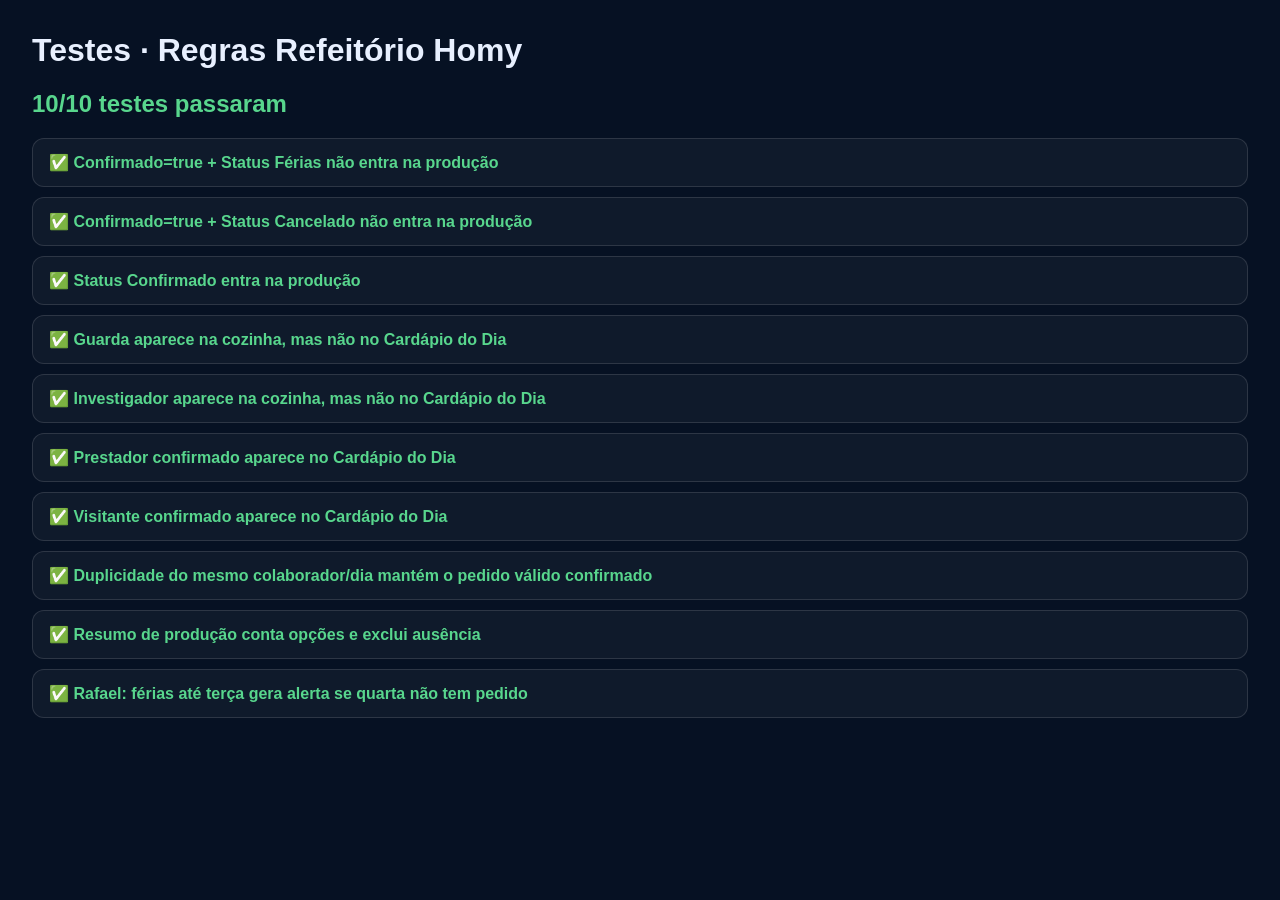
<file: tests/regras-refeitorio.html>
<!DOCTYPE html>
<html lang="pt-BR">
<head>
  <meta charset="UTF-8">
  <meta name="viewport" content="width=device-width, initial-scale=1.0">
  <title>Testes · Regras Refeitório Homy</title>
  <style>
    body { font-family: Arial, sans-serif; background:#061123; color:#e8f0ff; padding:24px; }
    h1 { margin-top:0; }
    .ok { color:#58d68d; }
    .fail { color:#ff7675; }
    .card { border:1px solid rgba(255,255,255,.12); border-radius:12px; padding:14px 16px; margin:10px 0; background:rgba(255,255,255,.04); }
    code { color:#9bd2ff; }
  </style>
</head>
<body>
  <h1>Testes · Regras Refeitório Homy</h1>
  <div id="resultado"></div>

  <script src="../refeitorio-regras.js?v=regras-operacionais-20260625-fase1"></script>
  <script>
    const R = window.HomyRefeitorioRegras;
    const out = document.getElementById("resultado");
    const testes = [];

    function teste(nome, fn) { testes.push({ nome, fn }); }
    function pedido(dados) {
      return Object.assign({
        id: Math.random().toString(36).slice(2),
        Semana_id: "2026-W26",
        Dia: "quarta",
        Opcao: "principal",
        Colaborador_id: "1",
        Colaborador_nome: "Colaborador Teste",
        Confirmado: true,
        Status: "Confirmado",
        Origem: "Refeitório",
        Data_Hora: "2026-06-24T12:00:00"
      }, dados || {});
    }

    teste("Confirmado=true + Status Férias não entra na produção", () => {
      return R.pedidoConfirmadoProducao(pedido({ Status: "Férias", Confirmado: true })) === false;
    });

    teste("Confirmado=true + Status Cancelado não entra na produção", () => {
      return R.pedidoConfirmadoProducao(pedido({ Status: "Cancelado", Confirmado: true })) === false;
    });

    teste("Status Confirmado entra na produção", () => {
      return R.pedidoConfirmadoProducao(pedido({ Status: "Confirmado", Confirmado: true })) === true;
    });

    teste("Guarda aparece na cozinha, mas não no Cardápio do Dia", () => {
      const p = pedido({ Colaborador_id: "extra-10", Colaborador_nome: "Guarda", Origem: "guarda", Status: "Confirmado" });
      return R.visivelCozinha(p) === true && R.visivelCardapioDia(p) === false;
    });

    teste("Investigador aparece na cozinha, mas não no Cardápio do Dia", () => {
      const p = pedido({ Colaborador_id: "extra-11", Colaborador_nome: "Investigador 2", Origem: "investigador", Status: "Confirmado" });
      return R.visivelCozinha(p) === true && R.visivelCardapioDia(p) === false;
    });

    teste("Prestador confirmado aparece no Cardápio do Dia", () => {
      const p = pedido({ Colaborador_id: "extra-12", Colaborador_nome: "Prestador ABC", Origem: "prestador", Status: "Confirmado" });
      return R.visivelCardapioDia(p) === true;
    });

    teste("Visitante confirmado aparece no Cardápio do Dia", () => {
      const p = pedido({ Colaborador_id: "extra-13", Colaborador_nome: "Visitante ABC", Origem: "visitante", Status: "Confirmado" });
      return R.visivelCardapioDia(p) === true;
    });

    teste("Duplicidade do mesmo colaborador/dia mantém o pedido válido confirmado", () => {
      const lista = [
        pedido({ id:"10", Colaborador_id:"99", Colaborador_nome:"Rafael", Status:"Férias", Confirmado:true, Data_Hora:"2026-06-23T12:00:00" }),
        pedido({ id:"11", Colaborador_id:"99", Colaborador_nome:"Rafael", Status:"Confirmado", Confirmado:true, Data_Hora:"2026-06-24T12:00:00" })
      ];
      const dedup = R.deduplicarPedidos(lista);
      return dedup.length === 1 && R.getPedidoId(dedup[0]) === "11" && R.pedidoConfirmadoProducao(dedup[0]);
    });

    teste("Resumo de produção conta opções e exclui ausência", () => {
      const lista = [
        pedido({ id:"1", Colaborador_id:"1", Opcao:"principal", Status:"Confirmado" }),
        pedido({ id:"2", Colaborador_id:"2", Opcao:"carne", Status:"Confirmado" }),
        pedido({ id:"3", Colaborador_id:"3", Opcao:"massa", Status:"Férias", Confirmado:true })
      ];
      const r = R.calcularResumoProducao(lista, { dia:"quarta" });
      return r.total === 2 && r.principal === 1 && r.carne === 1 && r.massa === 0 && r.excluidos.length === 1;
    });

    teste("Rafael: férias até terça gera alerta se quarta não tem pedido", () => {
      const colaboradores = [{ id:"99", Nome:"Rafael" }];
      const ausencias = [{ Colaborador_id:"99", Colaborador_nome:"Rafael", Data_Inicio:"2026-06-22", Data_Fim:"2026-06-23", Motivo:"ferias", Ativo:true }];
      const alertas = R.diagnosticarRetornosEsperados({ colaboradores, pedidos:[], ausencias, semanaId:"2026-W26", dia:"quarta" });
      return alertas.length === 1 && alertas[0].tipo === "retorno-sem-pedido";
    });

    let ok = 0;
    testes.forEach(t => {
      let passou = false;
      let erro = "";
      try { passou = !!t.fn(); }
      catch (e) { erro = e.message || String(e); }
      if (passou) ok++;
      const div = document.createElement("div");
      div.className = "card " + (passou ? "ok" : "fail");
      div.innerHTML = `${passou ? "✅" : "❌"} <strong>${t.nome}</strong>${erro ? `<br><code>${erro}</code>` : ""}`;
      out.appendChild(div);
    });

    const resumo = document.createElement("h2");
    resumo.textContent = `${ok}/${testes.length} testes passaram`;
    resumo.className = ok === testes.length ? "ok" : "fail";
    out.prepend(resumo);
  </script>
</body>
</html>
</file>
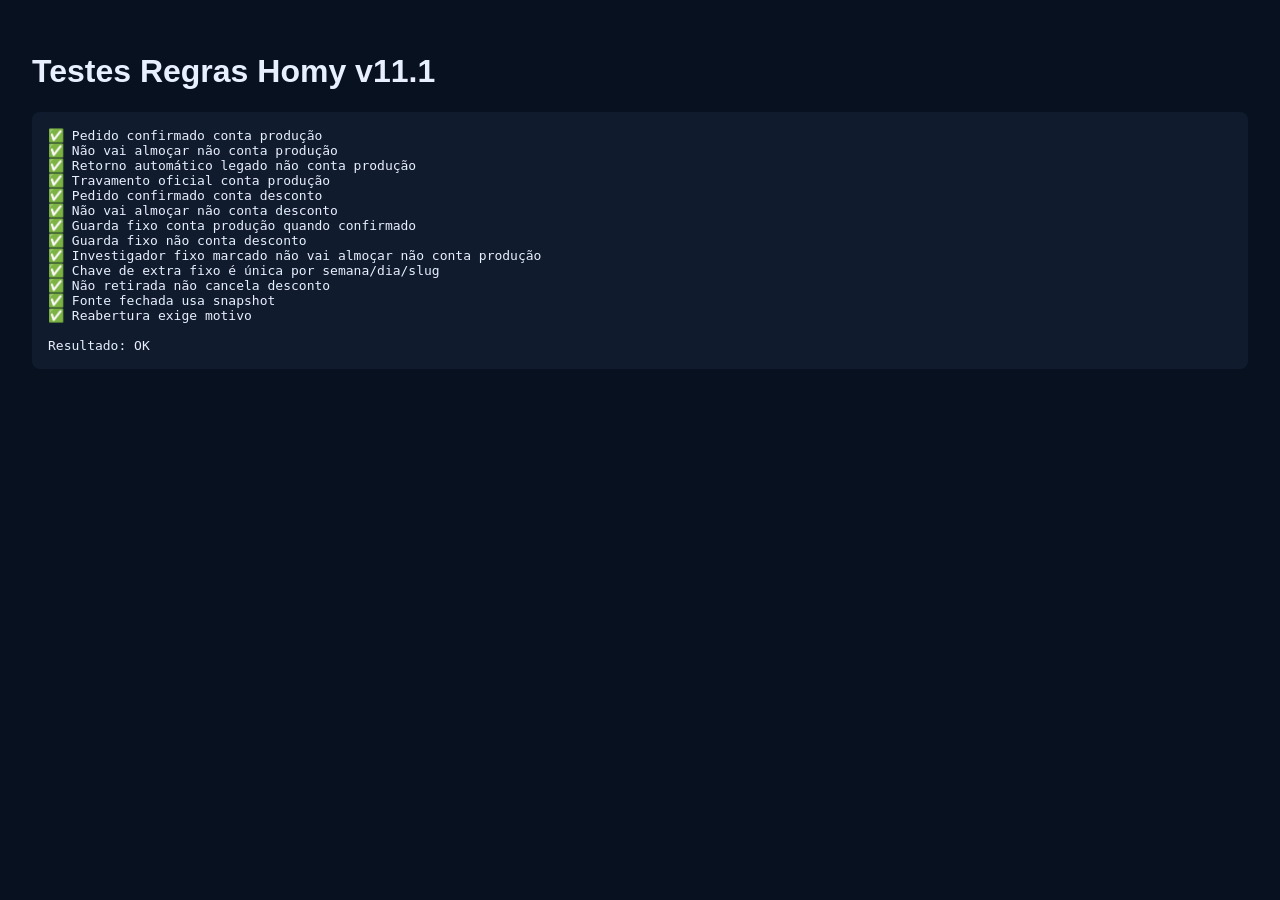
<file: tests/regras-v11.html>
<!doctype html>
<html lang="pt-BR">
<head><meta charset="utf-8"><title>Testes Regras Homy v11</title>
<style>body{font-family:Arial,sans-serif;background:#07111f;color:#e8f0ff;padding:24px}pre{background:#101b2d;padding:16px;border-radius:8px}.ok{color:#65d98b}.fail{color:#ff7777}</style></head>
<body>
<h1>Testes Regras Homy v11.1</h1>
<pre id="out">Rodando...</pre>
<script src="../refeitorio-regras.js?v=base-operacional-v11-1-20260702"></script>
<script>
(function(){
  const R = window.HomyRefeitorioRegras;
  const tests = [];
  const assert = (nome, cond) => tests.push({nome, ok: !!cond});

  assert("Pedido confirmado conta produção", R.pedidoConfirmadoProducao({Status:"Confirmado", Confirmado:true, Origem:"Refeitório"}) === true);
  assert("Não vai almoçar não conta produção", R.pedidoConfirmadoProducao({Status:"Não vai almoçar", Confirmado:false, Origem:"Ausência"}) === false);
  assert("Retorno automático legado não conta produção", R.pedidoConfirmadoProducao({Status:"Confirmado", Confirmado:true, Origem:"Retorno automático de ausência"}) === false);
  assert("Travamento oficial conta produção", R.pedidoConfirmadoProducao({Status:"Travado", Confirmado:true, Origem:"Travamento automático"}) === true);
  assert("Pedido confirmado conta desconto", R.contaParaDesconto({Status:"Confirmado", Confirmado:true, Origem:"Refeitório"}) === true);
  assert("Não vai almoçar não conta desconto", R.contaParaDesconto({Status:"Não vai almoçar", Confirmado:false, Origem:"Ausência"}) === false);
  assert("Guarda fixo conta produção quando confirmado", R.extraFixoContaProducao({Colaborador_nome:"Guarda", Status:"Confirmado", Confirmado:true, Origem:"guarda", Observacao:"FixoOperacional:guarda"}) === true);
  assert("Guarda fixo não conta desconto", R.contaParaDesconto({Colaborador_nome:"Guarda", Status:"Confirmado", Confirmado:true, Origem:"guarda", Observacao:"FixoOperacional:guarda"}) === false);
  assert("Investigador fixo marcado não vai almoçar não conta produção", R.extraFixoContaProducao({Colaborador_nome:"Investigador 2", Status:"Não vai almoçar", Confirmado:false, Origem:"investigador", Observacao:"FixoOperacional:investigador-2"}) === false);
  assert("Chave de extra fixo é única por semana/dia/slug", R.chaveExtraFixo("2026-W28", "quinta", "guarda") === "2026-W28|quinta|fixo|guarda");
  assert("Não retirada não cancela desconto", R.classificarRetiradaCozinha({Colaborador_id:"1", Status:"Confirmado", Confirmado:true}, [{Colaborador_id:"1", Retirou:false}]).desconta === true);
  assert("Fonte fechada usa snapshot", R.fonteVerdadeOperacionalDia({fechamento:{Status_Fechamento:"Fechado"}}).usaSnapshot === true);
  assert("Reabertura exige motivo", R.podeReabrirFechamento({Status_Fechamento:"Fechado"}, "curto").ok === false);

  const ok = tests.every(t=>t.ok);
  document.getElementById('out').innerHTML = tests.map(t => `${t.ok?'✅':'❌'} ${t.nome}`).join('\n') + `\n\nResultado: ${ok ? 'OK' : 'FALHOU'}`;
})();
</script>
</body></html>
</file>
